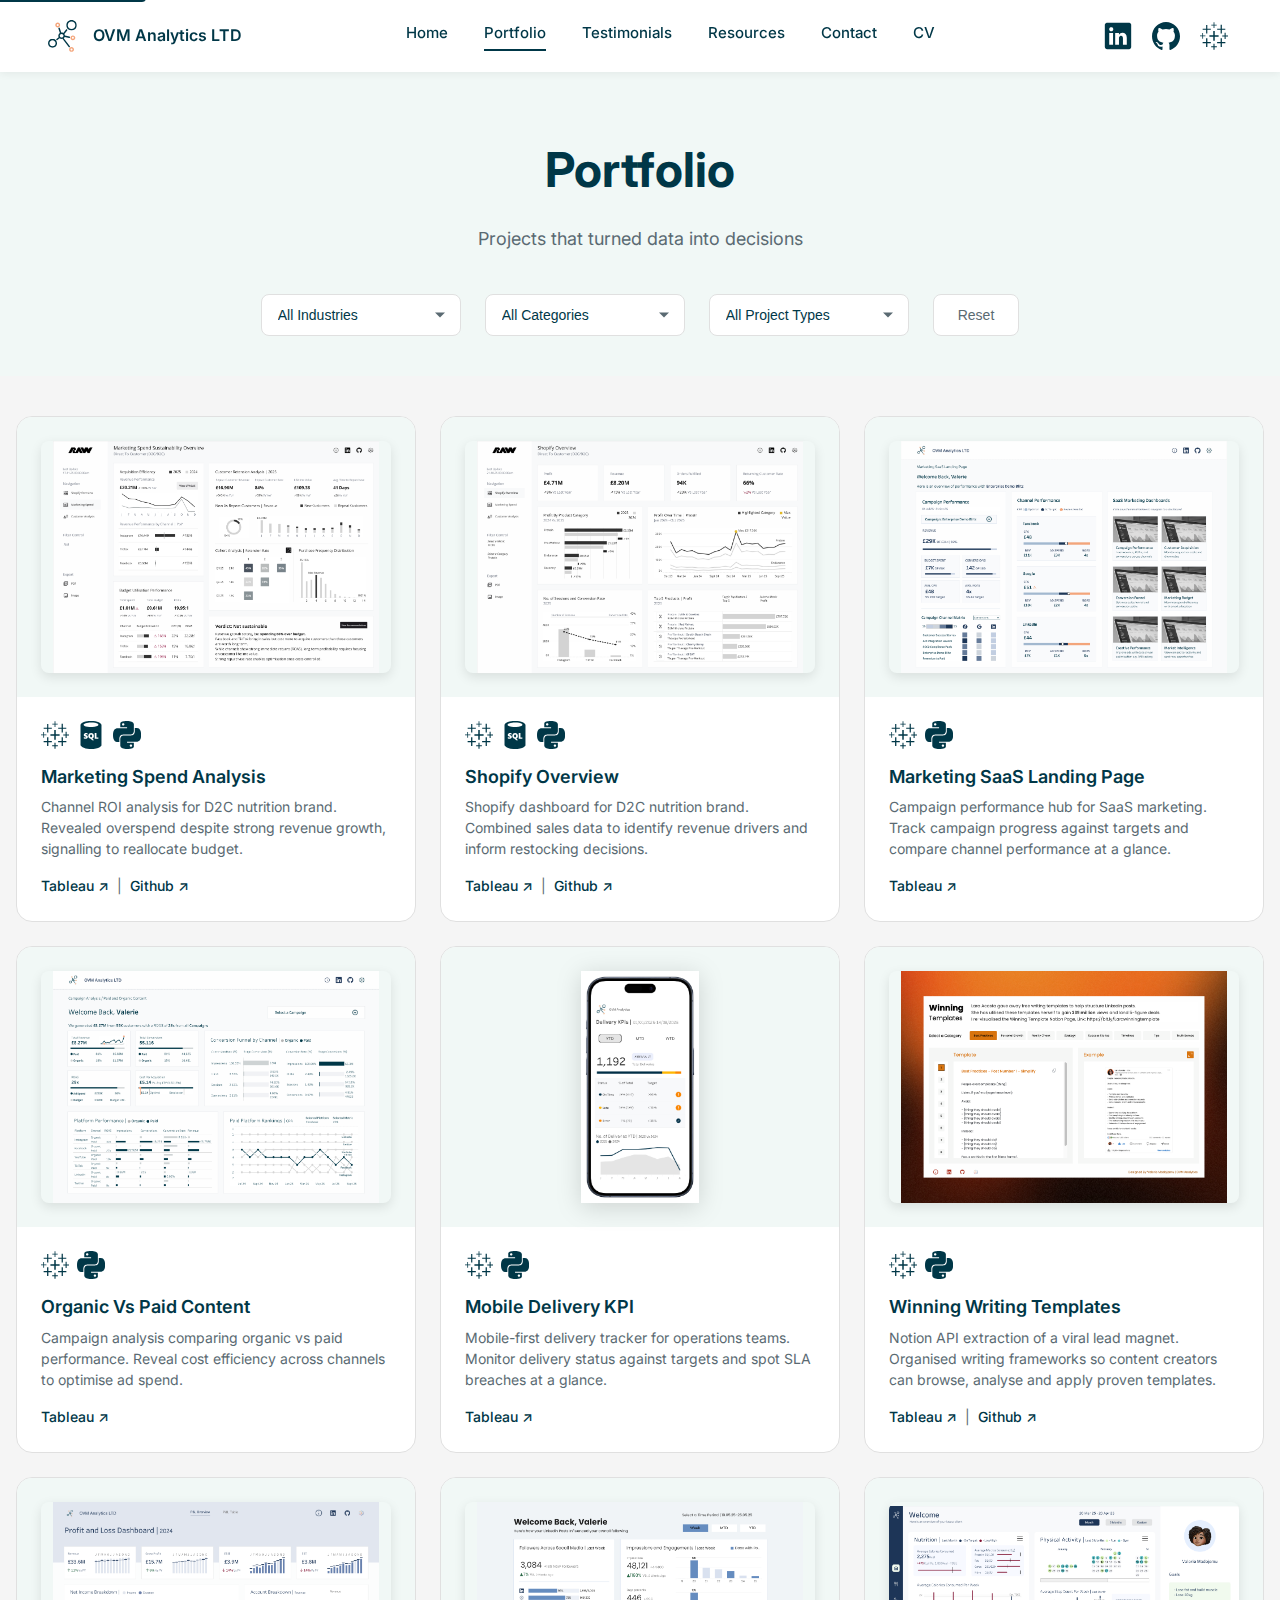
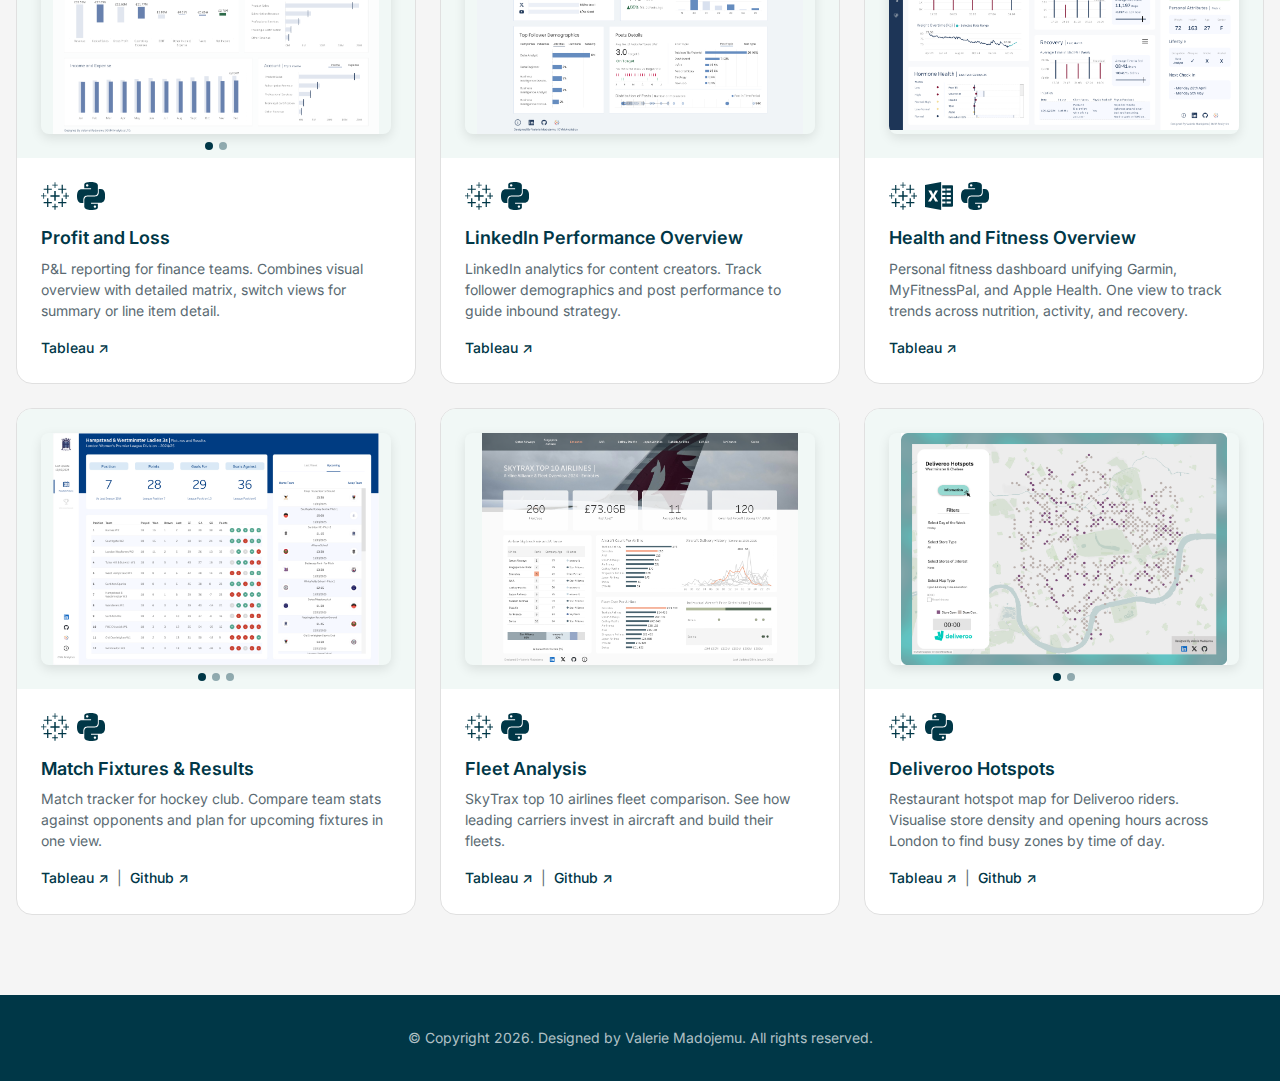
<file: portfolio.html>
<!DOCTYPE html>
<html lang="en">
<head>
    <!-- Google tag (gtag.js) - Dev -->
    <script async src="https://www.googletagmanager.com/gtag/js?id=G-F4G6LH6RDJ"></script>
    <script>
      window.dataLayer = window.dataLayer || [];
      function gtag(){dataLayer.push(arguments);}
      gtag('js', new Date());

      gtag('config', 'G-F4G6LH6RDJ');
    </script>

    <meta charset="UTF-8">
    <meta name="viewport" content="width=device-width, initial-scale=1.0">

    <!-- SEO: Title & Description -->
    <title>Valerie Madojemu - Freelance BI Consultant</title>
    <meta name="description" content="Data visualisation portfolio showcasing Tableau and Power BI dashboards for sports, finance, logistics, and e-commerce clients.">

    <!-- SEO: Open Graph (LinkedIn/Facebook) -->
    <meta property="og:title" content="Portfolio | Valerie Madojemu - Data Consultant">
    <meta property="og:description" content="Data visualisation portfolio showcasing Tableau and Power BI dashboards.">
    <meta property="og:image" content="assets/images/og-image.png">
    <meta property="og:type" content="website">

    <!-- SEO: Twitter Card -->
    <meta name="twitter:card" content="summary_large_image">
    <meta name="twitter:title" content="Portfolio | Valerie Madojemu">
    <meta name="twitter:description" content="Data visualisation portfolio showcasing Tableau and Power BI dashboards.">
    <meta name="twitter:image" content="assets/images/og-image.png">

    <!-- Favicon -->
    <link rel="icon" type="image/png" href="assets/brand/profile_preview.png">
    <link rel="apple-touch-icon" href="assets/brand/profile_preview.png">

    <!-- Fonts & Styles -->
    <link rel="preconnect" href="https://fonts.googleapis.com">
    <link rel="preconnect" href="https://fonts.gstatic.com" crossorigin>
    <link href="https://fonts.googleapis.com/css2?family=Inter:wght@400;500;600;700&display=swap" rel="stylesheet">
    <link rel="stylesheet" href="styles.css">
</head>
<body>
    <!-- Skip to main content (accessibility) -->
    <a href="#main" class="skip-link">Skip to content</a>

    <!-- Page Container -->
    <div class="page-container">

        <!-- NAVIGATION -->
        <nav class="nav">
            <div class="nav-container">
                <a href="index.html" class="nav-logo">
                    <img src="assets/brand/logo.svg" alt="OVM Analytics Logo" class="nav-logo-icon">
                    <span class="nav-logo-text">OVM Analytics LTD</span>
                </a>
                <!-- Hamburger button (hidden on desktop, shown on mobile) -->
                <button class="nav-hamburger" id="navHamburger" aria-label="Toggle menu" aria-expanded="false">
                    <span class="hamburger-line"></span>
                    <span class="hamburger-line"></span>
                    <span class="hamburger-line"></span>
                </button>
                <div class="nav-links">
                    <a href="index.html" class="nav-link">Home</a>
                    <a href="portfolio.html" class="nav-link active">Portfolio</a>
                    <a href="index.html#testimonials" class="nav-link">Testimonials</a>
                    <a href="resources.html" class="nav-link">Resources</a>
                    <a href="index.html#contact" class="nav-link">Contact</a>
                    <a href="assets/docs/cv.pdf" class="nav-link" target="_blank" rel="noopener noreferrer">CV</a>
                </div>
                <div class="nav-social">
                    <a href="https://www.linkedin.com/in/valeriemadojemu/" class="social-icon" target="_blank" rel="noopener noreferrer" aria-label="LinkedIn">
                        <img src="assets/icons/social/teal/linkedin.svg" alt="LinkedIn">
                    </a>
                    <a href="https://github.com/Mad4Viz" class="social-icon" target="_blank" rel="noopener noreferrer" aria-label="GitHub">
                        <img src="assets/icons/social/teal/github.svg" alt="GitHub">
                    </a>
                    <a href="https://public.tableau.com/app/profile/valerie.madojemu/vizzes" class="social-icon" target="_blank" rel="noopener noreferrer" aria-label="Tableau Public">
                        <img src="assets/icons/social/teal/tableau.svg" alt="Tableau Public">
                    </a>
                </div>
            </div>
        </nav>

        <!-- PAGE HEADER -->
        <section class="page-header" id="main">
            <h1 class="page-title">Portfolio</h1>
            <p class="page-subtitle">Projects that turned data into decisions</p>
        </section>

        <!-- FILTERS -->
        <section class="filters-section">
            <div class="filters-container">
                <div class="filter-group">
                    <select class="filter-select" id="industryFilter" onchange="filterProjects()">
                        <option value="all">All Industries</option>
                    </select>
                </div>
                <div class="filter-group">
                    <select class="filter-select" id="categoryFilter" onchange="filterProjects()">
                        <option value="all">All Categories</option>
                    </select>
                </div>
                <div class="filter-group">
                    <select class="filter-select" id="projectTypeFilter" onchange="filterProjects()">
                        <option value="all">All Project Types</option>
                    </select>
                </div>
                <button class="reset-btn" onclick="resetFilters()">Reset</button>
            </div>
        </section>

        <!-- PORTFOLIO GRID -->
        <section class="portfolio-grid-section">
            <div class="portfolio-grid" id="portfolioGrid">
                <!-- Projects loaded dynamically from data/portfolio.json -->
            </div>
        </section>

        <!-- FOOTER -->
        <footer class="footer">
            <div class="footer-container">
                <p class="footer-copyright"><span class="copyright-main">&copy; Copyright 2026. Designed by Valerie Madojemu.</span> <span class="copyright-rights">All rights reserved.</span></p>
            </div>
        </footer>

    </div>

    <!-- Lightbox Overlay -->
    <div class="lightbox-overlay" id="lightbox" onclick="closeLightbox()">
        <span class="lightbox-close">&times;</span>
        <div class="lightbox-content" onclick="event.stopPropagation()">
            Full-size dashboard preview
        </div>
    </div>

    <script>
        // =========================================
        // MOBILE NAVIGATION TOGGLE
        // =========================================
        const navHamburger = document.getElementById('navHamburger');
        const navElement = document.querySelector('.nav');

        navHamburger.addEventListener('click', function() {
            navHamburger.classList.toggle('active');
            navElement.classList.toggle('nav-open');
            const isExpanded = navHamburger.classList.contains('active');
            navHamburger.setAttribute('aria-expanded', isExpanded);
        });

        document.querySelectorAll('.nav-link').forEach(link => {
            link.addEventListener('click', function() {
                navHamburger.classList.remove('active');
                navElement.classList.remove('nav-open');
                navHamburger.setAttribute('aria-expanded', 'false');
            });
        });

        // =========================================
        // LOAD PORTFOLIO FROM JSON
        // =========================================

        function loadPortfolio() {
            fetch('data/portfolio.json')
                .then(response => response.json())
                .then(projects => renderPortfolio(projects))
                .catch(error => console.error('Error loading portfolio:', error));
        }

        function renderPortfolio(projects) {
            const grid = document.getElementById('portfolioGrid');
            grid.innerHTML = projects.map(project => createProjectCard(project)).join('');
            filterProjects(); // Initialize filters after render
        }

        function createProjectCard(project) {
            const isMultiImage = project.images.length > 1;

            // Build tools HTML
            const toolsHTML = project.tools.map(tool =>
                `<div class="portfolio-tool-icon"><img src="assets/icons/tools/teal/${tool}.svg" alt="${tool}"></div>`
            ).join('');

            // Build links HTML
            const linksHTML = Object.entries(project.links).map(([type, url], i, arr) => {
                const separator = i < arr.length - 1 ? '<span class="link-separator">|</span>' : '';
                const label = type.charAt(0).toUpperCase() + type.slice(1);
                return `<a href="${url}" target="_blank" rel="noopener noreferrer">${label} ↗</a>${separator}`;
            }).join('');

            // Build screenshot HTML (single vs multi-image)
            let screenshotHTML;
            if (isMultiImage) {
                screenshotHTML = `
                    <div class="carousel-images" data-images='${JSON.stringify(project.images)}'>
                        ${project.images.map((img, i) => `<img src="${img}" alt="${project.title}" class="${i === 0 ? 'active' : ''}">`).join('')}
                    </div>
                    <button class="carousel-arrow-left" onclick="event.stopPropagation(); carouselPrev(this)">&#8249;</button>
                    <button class="carousel-arrow-right" onclick="event.stopPropagation(); carouselNext(this)">&#8250;</button>
                    <div class="portfolio-dots">
                        ${project.images.map((_, i) => `<span class="portfolio-dot${i === 0 ? ' active' : ''}" data-index="${i}"></span>`).join('')}
                    </div>
                `;
            } else {
                screenshotHTML = `<img src="${project.images[0]}" alt="${project.title}">`;
            }

            return `
                <div class="portfolio-card" data-industry="${project.industry}" data-category="${project.category}" data-project-type="${project.projectType}">
                    <div class="portfolio-screenshot${project.isMobile ? ' mobile-screenshot' : ''}" onclick="openLightbox(this)">
                        ${screenshotHTML}
                        <span class="expand-icon">&#x2922;</span>
                    </div>
                    <div class="portfolio-card-content">
                        <div class="portfolio-tools">${toolsHTML}</div>
                        <h3 class="portfolio-card-title">${project.title}</h3>
                        <p class="portfolio-card-description">${project.description}</p>
                        <div class="portfolio-links">${linksHTML}</div>
                    </div>
                </div>
            `;
        }

        // =========================================
        // PORTFOLIO IMAGE CAROUSEL
        // =========================================

        // Event delegation for dynamically created dots
        document.getElementById('portfolioGrid').addEventListener('click', function(e) {
            if (e.target.classList.contains('portfolio-dot')) {
                e.stopPropagation();
                const container = e.target.closest('.portfolio-screenshot');
                const index = parseInt(e.target.dataset.index);
                switchCardImage(container, index);
            }
        });

        function switchCardImage(container, index) {
            const images = container.querySelectorAll('.carousel-images img');
            const dots = container.querySelectorAll('.portfolio-dot');

            images.forEach((img, i) => {
                img.classList.toggle('active', i === index);
            });
            dots.forEach((dot, i) => {
                dot.classList.toggle('active', i === index);
            });
        }

        // Arrow navigation for card carousel
        function carouselPrev(button) {
            const container = button.closest('.portfolio-screenshot');
            const images = container.querySelectorAll('.carousel-images img');
            const currentIndex = Array.from(images).findIndex(img => img.classList.contains('active'));
            const newIndex = currentIndex === 0 ? images.length - 1 : currentIndex - 1;
            switchCardImage(container, newIndex);
        }

        function carouselNext(button) {
            const container = button.closest('.portfolio-screenshot');
            const images = container.querySelectorAll('.carousel-images img');
            const currentIndex = Array.from(images).findIndex(img => img.classList.contains('active'));
            const newIndex = currentIndex === images.length - 1 ? 0 : currentIndex + 1;
            switchCardImage(container, newIndex);
        }

        // =========================================
        // MOBILE SWIPE GESTURES FOR MULTI-IMAGE CARDS
        // =========================================
        let touchStartX = 0;
        let touchEndX = 0;

        document.getElementById('portfolioGrid').addEventListener('touchstart', function(e) {
            const carouselImages = e.target.closest('.carousel-images');
            if (carouselImages) {
                touchStartX = e.changedTouches[0].screenX;
            }
        }, { passive: true });

        document.getElementById('portfolioGrid').addEventListener('touchend', function(e) {
            const carouselImages = e.target.closest('.carousel-images');
            if (carouselImages) {
                touchEndX = e.changedTouches[0].screenX;
                handleSwipe(carouselImages.closest('.portfolio-screenshot'));
            }
        }, { passive: true });

        function handleSwipe(container) {
            const swipeThreshold = 50;
            const diff = touchStartX - touchEndX;

            if (Math.abs(diff) > swipeThreshold) {
                const images = container.querySelectorAll('.carousel-images img');
                const currentIndex = Array.from(images).findIndex(img => img.classList.contains('active'));

                if (diff > 0) {
                    // Swipe left = next image
                    const newIndex = currentIndex === images.length - 1 ? 0 : currentIndex + 1;
                    switchCardImage(container, newIndex);
                } else {
                    // Swipe right = previous image
                    const newIndex = currentIndex === 0 ? images.length - 1 : currentIndex - 1;
                    switchCardImage(container, newIndex);
                }
            }
        }

        // =========================================
        // LIGHTBOX (with multi-image support)
        // =========================================
        let currentLightboxImages = [];
        let currentLightboxIndex = 0;

        function openLightbox(element) {
            const carouselImages = element.querySelector('.carousel-images');
            const lightboxContent = document.querySelector('.lightbox-content');

            if (carouselImages) {
                // Multi-image: get all images
                currentLightboxImages = JSON.parse(carouselImages.dataset.images);
                currentLightboxIndex = Array.from(carouselImages.querySelectorAll('img')).findIndex(img => img.classList.contains('active'));

                renderLightboxWithDots(lightboxContent);
            } else {
                // Single image
                const img = element.querySelector('img');
                currentLightboxImages = [img.src];
                currentLightboxIndex = 0;
                lightboxContent.innerHTML = `<img src="${img.src}" alt="${img.alt}">`;
            }

            document.getElementById('lightbox').classList.add('active');
            document.body.style.overflow = 'hidden';
        }

        function renderLightboxWithDots(lightboxContent) {
            const hasMultiple = currentLightboxImages.length > 1;

            const arrowsHTML = hasMultiple
                ? `<button class="lightbox-arrow-left" onclick="lightboxPrev()">&#8249;</button>
                   <button class="lightbox-arrow-right" onclick="lightboxNext()">&#8250;</button>`
                : '';

            const dotsHTML = hasMultiple
                ? `<div class="lightbox-dots">${currentLightboxImages.map((_, i) =>
                    `<span class="lightbox-dot${i === currentLightboxIndex ? ' active' : ''}" onclick="switchLightboxImage(${i})"></span>`
                  ).join('')}</div>`
                : '';

            lightboxContent.innerHTML = `
                ${arrowsHTML}
                <img src="${currentLightboxImages[currentLightboxIndex]}" alt="Portfolio image">
                ${dotsHTML}
            `;
        }

        function switchLightboxImage(index) {
            currentLightboxIndex = index;
            renderLightboxWithDots(document.querySelector('.lightbox-content'));
        }

        function lightboxPrev() {
            currentLightboxIndex = currentLightboxIndex === 0 ? currentLightboxImages.length - 1 : currentLightboxIndex - 1;
            renderLightboxWithDots(document.querySelector('.lightbox-content'));
        }

        function lightboxNext() {
            currentLightboxIndex = currentLightboxIndex === currentLightboxImages.length - 1 ? 0 : currentLightboxIndex + 1;
            renderLightboxWithDots(document.querySelector('.lightbox-content'));
        }

        function closeLightbox() {
            document.getElementById('lightbox').classList.remove('active');
            document.body.style.overflow = '';
        }

        document.addEventListener('keydown', function(e) {
            if (e.key === 'Escape') closeLightbox();
            // Arrow key navigation for lightbox
            if (document.getElementById('lightbox').classList.contains('active') && currentLightboxImages.length > 1) {
                if (e.key === 'ArrowLeft') lightboxPrev();
                if (e.key === 'ArrowRight') lightboxNext();
            }
        });

        // =========================================
        // FILTER FUNCTIONALITY (Cascading)
        // =========================================

        // Label mappings for display
        const labelMaps = {
            industry: {
                'e-commerce': 'E-Commerce',
                'digital-marketing': 'Digital Marketing',
                'logistics': 'Logistics',
                'finance': 'Finance',
                'sports': 'Sports',
                'aviation': 'Aviation'
            },
            category: {
                'visualisation': 'Data Visualisation'
            },
            projectType: {
                'business-dashboard': 'Business Dashboard',
                'makeover': 'Makeover'
            }
        };

        // Get all unique values from cards
        function getCardData() {
            const cards = document.querySelectorAll('.portfolio-card');
            return Array.from(cards).map(card => ({
                element: card,
                industry: card.dataset.industry,
                category: card.dataset.category,
                projectType: card.dataset.projectType
            }));
        }

        // Get filtered cards based on current selections
        function getFilteredCards(excludeFilter = null) {
            const industryFilter = document.getElementById('industryFilter').value;
            const categoryFilter = document.getElementById('categoryFilter').value;
            const projectTypeFilter = document.getElementById('projectTypeFilter').value;

            const allCards = getCardData();

            return allCards.filter(card => {
                const matchesIndustry = excludeFilter === 'industry' || industryFilter === 'all' || card.industry.split(' ').includes(industryFilter);
                const matchesCategory = excludeFilter === 'category' || categoryFilter === 'all' || card.category === categoryFilter;
                const matchesProjectType = excludeFilter === 'projectType' || projectTypeFilter === 'all' || card.projectType === projectTypeFilter;
                return matchesIndustry && matchesCategory && matchesProjectType;
            });
        }

        // Update dropdown options based on available data
        function updateDropdownOptions(selectId, availableValues, labelMap, currentValue) {
            const select = document.getElementById(selectId);
            const allOption = select.options[0]; // Keep "All X" option

            // Clear all options except first
            while (select.options.length > 1) {
                select.remove(1);
            }

            // Add available options
            const uniqueValues = [...new Set(availableValues)].sort();
            uniqueValues.forEach(value => {
                const option = document.createElement('option');
                option.value = value;
                option.textContent = labelMap[value] || value;
                select.appendChild(option);
            });

            // Restore selection if still valid
            if (currentValue !== 'all' && uniqueValues.includes(currentValue)) {
                select.value = currentValue;
            } else if (currentValue !== 'all') {
                select.value = 'all';
            }
        }

        // Update all filter dropdowns
        function updateFilterOptions() {
            const industryValue = document.getElementById('industryFilter').value;
            const categoryValue = document.getElementById('categoryFilter').value;
            const projectTypeValue = document.getElementById('projectTypeFilter').value;

            // Get cards that match other filters (excluding current filter)
            const cardsForIndustry = getFilteredCards('industry');
            const cardsForCategory = getFilteredCards('category');
            const cardsForProjectType = getFilteredCards('projectType');

            // Update each dropdown with available options
            // Split industry values to show each tag separately
            updateDropdownOptions(
                'industryFilter',
                cardsForIndustry.flatMap(c => c.industry.split(' ')),
                labelMaps.industry,
                industryValue
            );

            updateDropdownOptions(
                'categoryFilter',
                cardsForCategory.map(c => c.category),
                labelMaps.category,
                categoryValue
            );

            updateDropdownOptions(
                'projectTypeFilter',
                cardsForProjectType.map(c => c.projectType),
                labelMaps.projectType,
                projectTypeValue
            );
        }

        // Main filter function
        function filterProjects() {
            const industryFilter = document.getElementById('industryFilter').value;
            const categoryFilter = document.getElementById('categoryFilter').value;
            const projectTypeFilter = document.getElementById('projectTypeFilter').value;

            const cards = document.querySelectorAll('.portfolio-card');
            let visibleCount = 0;

            cards.forEach(card => {
                const industry = card.dataset.industry;
                const category = card.dataset.category;
                const projectType = card.dataset.projectType;

                const matchesIndustry = industryFilter === 'all' || industry.split(' ').includes(industryFilter);
                const matchesCategory = categoryFilter === 'all' || category === categoryFilter;
                const matchesProjectType = projectTypeFilter === 'all' || projectType === projectTypeFilter;

                if (matchesIndustry && matchesCategory && matchesProjectType) {
                    card.style.display = 'block';
                    visibleCount++;
                } else {
                    card.style.display = 'none';
                }
            });

            // Update dropdown options based on filtered results
            updateFilterOptions();

            // Show "no results" message if needed
            const grid = document.getElementById('portfolioGrid');
            let noResults = grid.querySelector('.no-results');

            if (visibleCount === 0) {
                if (!noResults) {
                    noResults = document.createElement('div');
                    noResults.className = 'no-results';
                    noResults.textContent = 'No projects match the selected filters.';
                    grid.appendChild(noResults);
                }
            } else if (noResults) {
                noResults.remove();
            }
        }

        // Reset all filters
        function resetFilters() {
            document.getElementById('industryFilter').value = 'all';
            document.getElementById('categoryFilter').value = 'all';
            document.getElementById('projectTypeFilter').value = 'all';
            filterProjects();
        }

        // Initialize portfolio on page load
        document.addEventListener('DOMContentLoaded', function() {
            loadPortfolio();
        });
    </script>
</body>
</html>
</file>
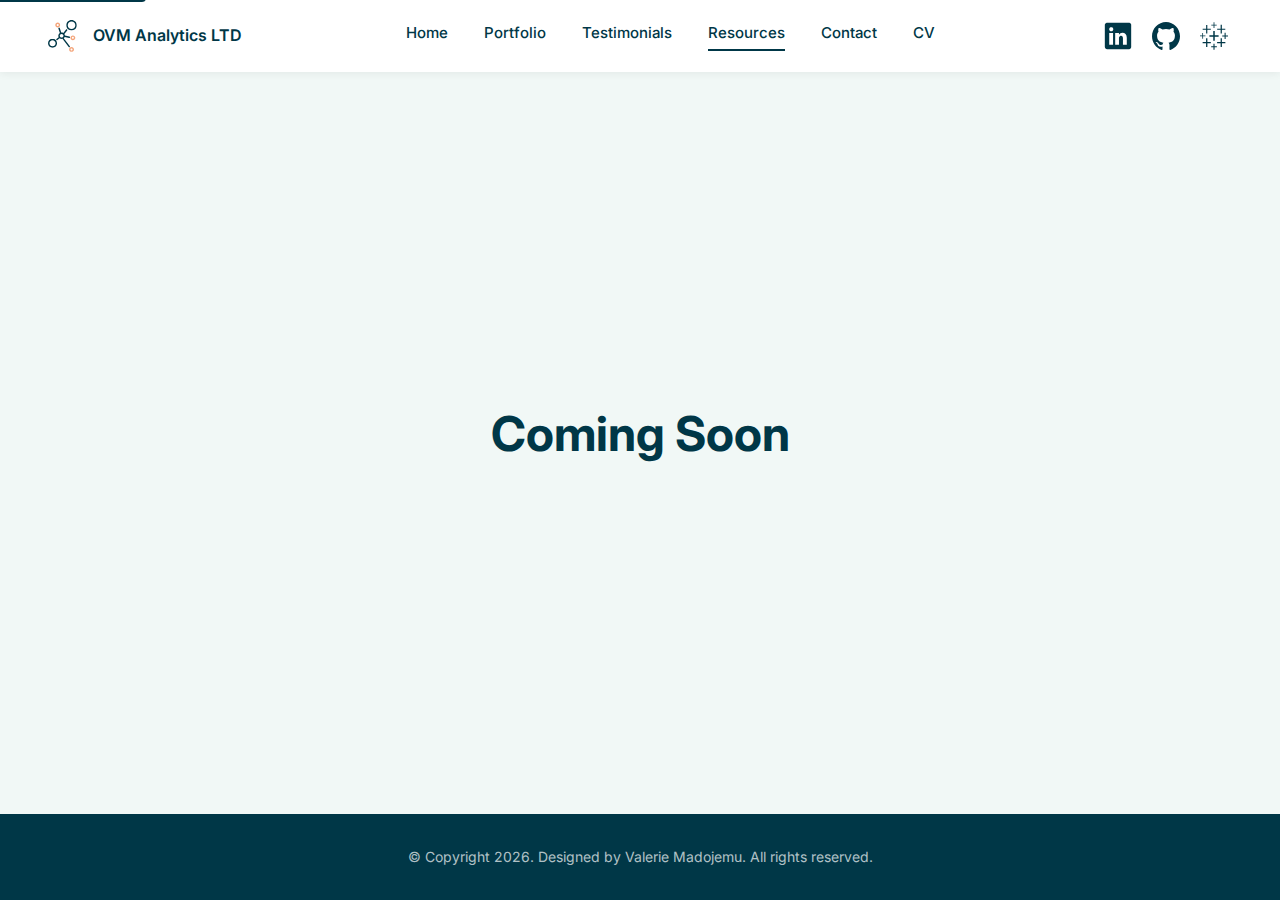
<file: resources.html>
<!DOCTYPE html>
<html lang="en">
<head>
    <!-- Google tag (gtag.js) - Dev -->
    <script async src="https://www.googletagmanager.com/gtag/js?id=G-F4G6LH6RDJ"></script>
    <script>
      window.dataLayer = window.dataLayer || [];
      function gtag(){dataLayer.push(arguments);}
      gtag('js', new Date());

      gtag('config', 'G-F4G6LH6RDJ');
    </script>

    <meta charset="UTF-8">
    <meta name="viewport" content="width=device-width, initial-scale=1.0">

    <!-- SEO: Title & Description -->
    <title>Valerie Madojemu - Freelance BI Consultant</title>
    <meta name="description" content="Free data analytics resources, templates, and guides from freelance data consultant Valerie Madojemu.">

    <!-- SEO: Open Graph (LinkedIn/Facebook) -->
    <meta property="og:title" content="Resources | Valerie Madojemu - Data Consultant">
    <meta property="og:description" content="Free data analytics resources, templates, and guides.">
    <meta property="og:image" content="assets/images/og-image.png">
    <meta property="og:type" content="website">

    <!-- SEO: Twitter Card -->
    <meta name="twitter:card" content="summary_large_image">
    <meta name="twitter:title" content="Resources | Valerie Madojemu">
    <meta name="twitter:description" content="Free data analytics resources, templates, and guides.">
    <meta name="twitter:image" content="assets/images/og-image.png">

    <!-- Favicon -->
    <link rel="icon" type="image/png" href="assets/brand/profile_preview.png">
    <link rel="apple-touch-icon" href="assets/brand/profile_preview.png">

    <!-- Fonts & Styles -->
    <link rel="preconnect" href="https://fonts.googleapis.com">
    <link rel="preconnect" href="https://fonts.gstatic.com" crossorigin>
    <link href="https://fonts.googleapis.com/css2?family=Inter:wght@400;500;600;700&display=swap" rel="stylesheet">
    <link rel="stylesheet" href="styles.css">
</head>
<body>
    <!-- Skip to main content (accessibility) -->
    <a href="#main" class="skip-link">Skip to content</a>

    <!-- Page Container -->
    <div class="page-container">

        <!-- NAVIGATION -->
        <nav class="nav">
            <div class="nav-container">
                <a href="index.html" class="nav-logo">
                    <img src="assets/brand/logo.svg" alt="OVM Analytics Logo" class="nav-logo-icon">
                    <span class="nav-logo-text">OVM Analytics LTD</span>
                </a>
                <!-- Hamburger button (hidden on desktop, shown on mobile) -->
                <button class="nav-hamburger" id="navHamburger" aria-label="Toggle menu" aria-expanded="false">
                    <span class="hamburger-line"></span>
                    <span class="hamburger-line"></span>
                    <span class="hamburger-line"></span>
                </button>
                <div class="nav-links">
                    <a href="index.html" class="nav-link">Home</a>
                    <a href="portfolio.html" class="nav-link">Portfolio</a>
                    <a href="index.html#testimonials" class="nav-link">Testimonials</a>
                    <a href="resources.html" class="nav-link active">Resources</a>
                    <a href="index.html#contact" class="nav-link">Contact</a>
                    <a href="assets/docs/cv.pdf" class="nav-link" target="_blank" rel="noopener noreferrer">CV</a>
                </div>
                <div class="nav-social">
                    <a href="https://www.linkedin.com/in/valeriemadojemu/" class="social-icon" target="_blank" rel="noopener noreferrer" aria-label="LinkedIn">
                        <img src="assets/icons/social/teal/linkedin.svg" alt="LinkedIn">
                    </a>
                    <a href="https://github.com/Mad4Viz" class="social-icon" target="_blank" rel="noopener noreferrer" aria-label="GitHub">
                        <img src="assets/icons/social/teal/github.svg" alt="GitHub">
                    </a>
                    <a href="https://public.tableau.com/app/profile/valerie.madojemu/vizzes" class="social-icon" target="_blank" rel="noopener noreferrer" aria-label="Tableau Public">
                        <img src="assets/icons/social/teal/tableau.svg" alt="Tableau Public">
                    </a>
                </div>
            </div>
        </nav>

        <!-- COMING SOON -->
        <section class="coming-soon-section" id="main">
            <h1 class="coming-soon-title">Coming Soon</h1>
        </section>

        <!-- FOOTER -->
        <footer class="footer">
            <div class="footer-container">
                <p class="footer-copyright"><span class="copyright-main">&copy; Copyright 2026. Designed by Valerie Madojemu.</span> <span class="copyright-rights">All rights reserved.</span></p>
            </div>
        </footer>

    </div>

    <script>
        // =========================================
        // MOBILE NAVIGATION TOGGLE
        // =========================================
        const navHamburger = document.getElementById('navHamburger');
        const navElement = document.querySelector('.nav');

        navHamburger.addEventListener('click', function() {
            navHamburger.classList.toggle('active');
            navElement.classList.toggle('nav-open');
            const isExpanded = navHamburger.classList.contains('active');
            navHamburger.setAttribute('aria-expanded', isExpanded);
        });

        document.querySelectorAll('.nav-link').forEach(link => {
            link.addEventListener('click', function() {
                navHamburger.classList.remove('active');
                navElement.classList.remove('nav-open');
                navHamburger.setAttribute('aria-expanded', 'false');
            });
        });
    </script>
</body>
</html>
</file>
<file: styles.css>
/* ===========================================
   CSS VARIABLES (Design System)
   =========================================== */
:root {
    --white: #FFFFFF;
    --white-smoke: #F5F5F5;
    --hero-mint: #F1F8F6;
    --frozen-water: #D1E7E0;
    --dark-teal: #003747;
    --dark-teal-hover: #1B4754;
    --text-primary: #003747;
    --text-muted: #5A6A72;
    --border-light: #E0E0E0;
}

/* ===========================================
   RESET & BASE
   =========================================== */
* {
    margin: 0;
    padding: 0;
    box-sizing: border-box;
}

body {
    font-family: 'Inter', -apple-system, BlinkMacSystemFont, sans-serif;
    background: var(--white-smoke);
    color: var(--text-primary);
    line-height: 1.6;
    min-height: 100vh;
}

/* ===========================================
   SKIP LINK (Accessibility)
   =========================================== */
.skip-link {
    position: absolute;
    top: -40px;
    left: 0;
    background: var(--dark-teal);
    color: var(--white);
    padding: 8px 16px;
    z-index: 10000;
    text-decoration: none;
    font-weight: 500;
    border-radius: 0 0 4px 0;
    transition: top 0.2s ease;
}

.skip-link:focus {
    top: 0;
    outline: 2px solid var(--white);
    outline-offset: 2px;
}

/* ===========================================
   DEV CONTROLS (Draggable Toggle Panel)
   HIDDEN - Change display to 'flex' to show again
   =========================================== */
.dev-controls {
    display: none; /* Change to 'flex' to show again */
    position: fixed;
    bottom: 12px;
    right: 12px;
    z-index: 9999;
    background: rgba(0,0,0,0.85);
    padding: 10px 14px;
    border-radius: 8px;
    gap: 16px;
    align-items: center;
    backdrop-filter: blur(10px);
    cursor: move;
    user-select: none;
}

.dev-controls:active {
    cursor: grabbing;
}

.dev-controls .drag-handle {
    color: rgba(255,255,255,0.3);
    font-size: 14px;
    margin-right: 4px;
    cursor: grab;
}

.dev-controls .control-group {
    display: flex;
    gap: 8px;
    align-items: center;
}

.dev-controls .control-label {
    color: rgba(255,255,255,0.6);
    font-size: 10px;
    text-transform: uppercase;
    letter-spacing: 1px;
}

.dev-btn {
    background: rgba(255,255,255,0.1);
    color: white;
    border: none;
    padding: 6px 12px;
    border-radius: 4px;
    font-size: 11px;
    cursor: pointer;
    transition: background 0.2s;
}

.dev-btn:hover {
    background: rgba(255,255,255,0.2);
}

.dev-btn.active {
    background: #7c3aed;
}

/* Hidden cards when in 3-card mode */
.portfolio-card.hidden-card {
    display: none !important;
}

/* Hidden testimonial cards when in 3-card mode */
.testimonial-card-full.hidden-card {
    display: none !important;
}

/* Center track when all cards fit */
.carousel-track.centered {
    justify-content: center;
}

/* ===========================================
   PAGE CONTAINER (Seamless - no visible edge)
   =========================================== */
.page-container {
    max-width: 1440px;
    width: 100%;
    margin: 0 auto;
    background: #ffffff;
    min-height: 100vh;
    display: flex;
    flex-direction: column;
    transition: max-width 0.3s ease;
}

.page-container.width-1200 {
    max-width: 1200px;
}

.page-container.width-1440 {
    max-width: 1440px;
}

/* ===========================================
   SECTION 1: NAVIGATION
   =========================================== */
.nav {
    position: sticky;
    top: 0;
    z-index: 1000;
    background: var(--white);
    height: 72px;
    display: flex;
    align-items: center;
    padding: 0 48px;
    box-shadow: 0 2px 8px rgba(0, 0, 0, 0.06);
}

.nav-container {
    width: 100%;
    display: flex;
    align-items: center;
    justify-content: space-between;
}

.nav-logo {
    display: flex;
    align-items: center;
    gap: 16px;
    text-decoration: none;
}

.nav-logo-icon {
    height: 32px;
    width: auto;
}

.nav-logo-text {
    font-size: 16px;
    font-weight: 600;
    color: var(--dark-teal);
}

.nav-links {
    display: flex;
    gap: 36px;
}

.nav-link {
    color: var(--text-primary);
    text-decoration: none;
    font-size: 15px;
    font-weight: 500;
    transition: color 0.2s;
}

.nav-link:hover {
    color: var(--dark-teal-hover);
}

.nav-link.active {
    color: var(--dark-teal);
    border-bottom: 2px solid var(--dark-teal);
    padding-bottom: 4px;
}

.nav-social {
    display: flex;
    gap: 12px;
}

.social-icon {
    width: 36px;
    height: 36px;
    background: transparent;
    border-radius: 8px;
    border: none;
    display: flex;
    align-items: center;
    justify-content: center;
    text-decoration: none;
    transition: opacity 0.2s;
}

.social-icon img {
    width: 28px;
    height: 28px;
    object-fit: contain;
}

.social-icon:hover {
    opacity: 0.7;
}

/* ===========================================
   SECTION 2: HERO (Flexible proportions)
   =========================================== */
.hero {
    padding: 16px 48px 64px;
    background: var(--hero-mint);
}

.hero-container {
    display: flex;
    gap: 48px;
    margin: 0 auto;
}

/* Hide mobile intro on desktop */
.hero-intro {
    display: none;
}

.hero-left {
    flex: 1;
    min-width: 380px;
    max-width: 550px;
    display: flex;
    flex-direction: column;
    justify-content: center;
}

.hero-right {
    flex: 1;
    display: flex;
    align-items: center;
    justify-content: flex-end;
}

.hero-trust-badge {
    font-size: 14px;
    font-weight: 600;
    color: var(--text-muted);
    margin-bottom: 16px;
    text-transform: uppercase;
    letter-spacing: 1px;
}

.hero-headline {
    font-size: 42px;
    font-weight: 700;
    line-height: 1.2;
    color: var(--text-primary);
    margin-bottom: 20px;
}

.hero-subheadline {
    font-size: 18px;
    line-height: 1.6;
    color: var(--text-muted);
    margin-bottom: 28px;
}

/* Toolstack */
.toolstack {
    display: flex;
    align-items: center;
    margin-bottom: 24px;
}

.toolstack-icons {
    display: flex;
    gap: 16px;
}

.tool-icon {
    width: 32px;
    height: 32px;
    background: transparent;
    border-radius: 6px;
    border: none;
    display: flex;
    align-items: center;
    justify-content: center;
}

.tool-icon img {
    width: 100%;
    height: 100%;
}

.cta-row {
    display: flex;
    gap: 12px;
    margin-bottom: 16px;
}

.cta-primary {
    display: inline-block;
    background: var(--dark-teal);
    color: var(--white);
    padding: 18px 40px;
    border-radius: 8px;
    font-size: 16px;
    font-weight: 700;
    text-decoration: none;
    transition: background 0.2s;
}

.cta-primary:hover {
    background: var(--dark-teal-hover);
}

.cta-secondary {
    display: inline-block;
    background: var(--white);
    border: 2px solid var(--dark-teal);
    color: var(--dark-teal);
    padding: 16px 38px;
    border-radius: 8px;
    font-size: 16px;
    font-weight: 700;
    text-decoration: none;
    transition: all 0.2s;
}

.cta-secondary:hover {
    background: var(--frozen-water);
}

.hero-fud {
    color: var(--text-muted);
    font-size: 14px;
    font-weight: 600;
}

.hero-image {
    flex: 1;
    max-width: 650px;
    aspect-ratio: 637 / 530;
    border-radius: 12px;
    overflow: hidden;
    transform: translateY(-50px);
}

.hero-image img {
    width: 100%;
    height: 100%;
    object-fit: cover;
    border-radius: 12px;
}

/* Social Proof Bar */
.social-proof-bar {
    padding: 48px 90px;
    text-align: center;
    background: var(--white);
}

.social-proof-label {
    color: var(--text-muted);
    font-size: 14px;
    font-weight: 600;
    text-transform: uppercase;
    letter-spacing: 1.5px;
    margin-bottom: 24px;
}

.logos-row {
    display: flex;
    align-items: center;
    justify-content: center;
    gap: 48px;
}

.logo-item {
    width: 200px;
    height: 80px;
    background: transparent;
    border-radius: 8px;
    border: none;
    display: flex;
    align-items: center;
    justify-content: center;
    color: var(--text-muted);
    font-size: 13px;
    font-weight: 500;
    padding: 12px;
}

.logo-item img {
    max-width: 100%;
    max-height: 100%;
    object-fit: contain;
}

/* Hide duplicate logos on desktop (only needed for mobile marquee) */
.logo-item.logo-duplicate {
    display: none;
}

/* Individual logo alignment fixes for consistent baseline */
.logo-item:nth-child(4) img {
    /* Viasat - wave graphic sits high, text below, needs significant upward shift */
    transform: translateY(-8px);
}

/* ===========================================
   SECTION 3: PAIN POINT + SERVICES
   =========================================== */
.pain-header {
    text-align: center;
    padding: 80px 90px 60px;
    background: var(--white-smoke);
}

.pain-headline {
    font-size: 40px;
    font-weight: 700;
    color: var(--text-primary);
    line-height: 1.3;
    margin-bottom: 20px;
    max-width: 700px;
    margin-left: auto;
    margin-right: auto;
}

.pain-subtext {
    font-size: 16px;
    color: var(--text-muted);
    max-width: 600px;
    margin: 0 auto 32px;
    line-height: 1.6;
}

.pain-cta {
    display: inline-block;
    background: var(--dark-teal);
    color: var(--white);
    padding: 16px 32px;
    border-radius: 8px;
    font-size: 15px;
    font-weight: 600;
    text-decoration: none;
    transition: background 0.2s;
}

.pain-cta:hover {
    background: var(--dark-teal-hover);
}

/* Service Blocks - Zig Zag */
.service-block {
    display: flex;
    gap: 60px;
    padding: 80px 90px;
    align-items: center;
}

.service-block.reverse {
    flex-direction: row-reverse;
}

.service-block-image {
    flex: 1;
    min-width: 45%;
}

.service-image-placeholder {
    width: 100%;
    height: 400px;
    background: var(--white-smoke);
    border-radius: 12px;
    display: flex;
    align-items: center;
    justify-content: center;
    color: var(--text-muted);
    font-size: 14px;
    font-weight: 500;
}

.service-image {
    width: 100%;
    height: auto;
    border-radius: 12px;
    object-fit: cover;
}

.service-block-content {
    flex: 1;
    min-width: 45%;
}

.service-label {
    font-size: 11px;
    font-weight: 600;
    color: var(--dark-teal);
    text-transform: uppercase;
    letter-spacing: 1.5px;
    margin-bottom: 12px;
}

.service-title {
    font-size: 32px;
    font-weight: 700;
    color: var(--text-primary);
    line-height: 1.3;
    margin-bottom: 16px;
}

.service-description {
    font-size: 16px;
    color: var(--text-muted);
    line-height: 1.6;
    margin-bottom: 24px;
}

.service-cta {
    display: inline-block;
    background: var(--dark-teal);
    color: var(--white);
    padding: 14px 28px;
    border-radius: 8px;
    font-size: 14px;
    font-weight: 600;
    text-decoration: none;
    margin-bottom: 32px;
    transition: background 0.2s;
}

.service-cta:hover {
    background: var(--dark-teal-hover);
}

/* Testimonial Card (embedded in service block) */
.testimonial-card {
    background: var(--white);
    border: 1px solid var(--border-light);
    border-radius: 12px;
    padding: 24px;
    box-shadow: 0 4px 16px rgba(0,55,71,0.12);
}

.testimonial-quote {
    font-size: 15px;
    color: var(--text-primary);
    line-height: 1.6;
    margin-bottom: 20px;
    font-style: italic;
}

.testimonial-author {
    display: flex;
    align-items: center;
    gap: 12px;
}

.testimonial-avatar {
    width: 48px;
    height: 48px;
    background: var(--frozen-water);
    border-radius: 50%;
    display: flex;
    align-items: center;
    justify-content: center;
    font-size: 11px;
    color: var(--dark-teal);
}

.testimonial-info {
    display: flex;
    flex-direction: column;
}

.testimonial-name {
    font-size: 14px;
    font-weight: 600;
    color: var(--text-primary);
}

.testimonial-role {
    font-size: 13px;
    color: var(--text-muted);
}

/* ===========================================
   SECTION 5: TESTIMONIALS CAROUSEL
   =========================================== */
.testimonials-section {
    padding: 48px 90px 80px;
    background: var(--white-smoke);
    display: flex;
    flex-direction: column;
    align-items: center;
    scroll-margin-top: 72px;
}

.testimonials-section .carousel-wrapper {
    margin-bottom: 0;
    margin-top: 80px;
}

.testimonials-section .testimonials-header {
    margin-bottom: 24px;
}

.testimonials-header {
    text-align: center;
    margin-bottom: 48px;
    width: 100%;
}

.testimonials-title {
    font-size: 44px;
    font-weight: 600;
    color: var(--text-primary);
    margin-bottom: 16px;
    line-height: 1.2;
}

.testimonials-subtitle {
    font-size: 18px;
    color: var(--text-muted);
    max-width: 600px;
    margin: 0 auto;
}

/* Testimonial Card */
.testimonial-card-full {
    flex: 0 0 350px;
    background: var(--white);
    border: 1px solid var(--border-light);
    border-radius: 16px;
    overflow: hidden;
    transition: box-shadow 0.2s, transform 0.2s;
}

.testimonial-card-full:hover {
    box-shadow: 0 4px 12px rgba(0,55,71,0.12);
    transform: translateY(-4px);
}

.testimonial-card-header {
    display: flex;
    align-items: center;
    justify-content: space-between;
    padding: 16px 20px;
    background: #E8F3EF;
}

.testimonial-card-header-left {
    display: flex;
    align-items: center;
    gap: 12px;
}

.testimonial-linkedin-icon {
    width: 24px;
    height: 24px;
    fill: var(--dark-teal);
    flex-shrink: 0;
}

.testimonial-card-avatar {
    width: 48px;
    height: 48px;
    background: var(--white);
    border-radius: 50%;
    display: flex;
    align-items: center;
    justify-content: center;
    font-size: 11px;
    color: var(--dark-teal);
    flex-shrink: 0;
    object-fit: cover;
}

.testimonial-card-info {
    display: flex;
    flex-direction: column;
}

.testimonial-card-name {
    font-size: 16px;
    font-weight: 600;
    color: var(--text-primary);
}

.testimonial-card-role {
    font-size: 14px;
    color: var(--text-muted);
}

.testimonial-card-body {
    padding: 24px 20px 28px;
}

.testimonial-card-quote {
    font-size: 15px;
    color: var(--text-primary);
    line-height: 1.6;
    margin-bottom: 16px;
    /* Truncate to ~5 lines */
    display: -webkit-box;
    -webkit-line-clamp: 5;
    -webkit-box-orient: vertical;
    overflow: hidden;
}

.testimonial-read-more {
    display: inline-flex;
    align-items: center;
    gap: 4px;
    color: var(--dark-teal);
    font-size: 14px;
    font-weight: 500;
    text-decoration: none;
    transition: color 0.2s;
}

.testimonial-read-more:hover {
    color: var(--dark-teal-hover);
    text-decoration: underline;
}

/* Testimonial Modal */
.testimonial-modal-overlay {
    display: none;
    position: fixed;
    top: 0;
    left: 0;
    width: 100%;
    height: 100%;
    background: rgba(0, 0, 0, 0.6);
    z-index: 1000;
    justify-content: center;
    align-items: center;
}

.testimonial-modal-overlay.active {
    display: flex;
}

.testimonial-modal {
    background: #fff;
    border-radius: 16px;
    max-width: 600px;
    width: 90%;
    max-height: 80vh;
    overflow-y: auto;
    position: relative;
}

.testimonial-modal-header {
    display: flex;
    align-items: center;
    justify-content: space-between;
    padding: 20px 24px;
    background: var(--frozen-water);
    border-radius: 16px 16px 0 0;
}

.testimonial-modal-close {
    background: none;
    border: none;
    font-size: 24px;
    cursor: pointer;
    color: var(--text-muted);
    padding: 0;
    line-height: 1;
}

.testimonial-modal-close:hover {
    color: var(--text-primary);
}

.testimonial-modal-body {
    padding: 24px;
}

.testimonial-modal-quote {
    font-size: 16px;
    color: var(--text-primary);
    line-height: 1.7;
}

/* ===========================================
   PLACEHOLDER SECTIONS
   =========================================== */
.section {
    padding: 80px 90px;
}

.section-container {
    max-width: 1200px;
    margin: 0 auto;
}

.section-grey {
    background: var(--white-smoke);
}

.section-header {
    text-align: center;
    margin-bottom: 48px;
}

.section-label {
    font-size: 12px;
    font-weight: 600;
    color: var(--dark-teal);
    text-transform: uppercase;
    letter-spacing: 2px;
    margin-bottom: 12px;
}

.section-title {
    font-size: 44px;
    font-weight: 600;
    color: var(--text-primary);
    margin-bottom: 16px;
    line-height: 1.2;
}

.section-subtitle {
    font-size: 18px;
    color: var(--text-muted);
    max-width: 600px;
    margin: 0 auto;
}

/* Placeholder content block */
.placeholder-block {
    background: var(--white-smoke);
    border-radius: 12px;
    padding: 80px;
    text-align: center;
}

.placeholder-block p {
    color: var(--text-muted);
    font-size: 15px;
}

/* Card grid */
.card-grid {
    display: grid;
    grid-template-columns: repeat(3, 1fr);
    gap: 24px;
}

.card {
    background: var(--white);
    border-radius: 12px;
    padding: 32px;
}

.card-image {
    width: 100%;
    height: 180px;
    background: var(--white-smoke);
    border-radius: 8px;
    margin-bottom: 20px;
}

.card-title {
    font-size: 18px;
    font-weight: 600;
    color: var(--text-primary);
    margin-bottom: 8px;
}

.card-text {
    font-size: 14px;
    color: var(--text-muted);
}

/* ===========================================
   SECTION 4: PORTFOLIO (yassinemahboub style)
   =========================================== */
.portfolio-section {
    padding: 80px 90px;
    background: var(--white-smoke);
}

.portfolio-header {
    text-align: center;
    margin-bottom: 48px;
}

.portfolio-label {
    font-size: 12px;
    font-weight: 600;
    color: var(--dark-teal);
    text-transform: uppercase;
    letter-spacing: 2px;
    margin-bottom: 12px;
}

.portfolio-title {
    font-size: 44px;
    font-weight: 600;
    color: var(--text-primary);
    margin-bottom: 16px;
    line-height: 1.2;
}

.portfolio-subtitle {
    font-size: 18px;
    color: var(--text-muted);
    max-width: 600px;
    margin: 0 auto;
}

/* Netflix-style carousel wrapper */
.carousel-wrapper {
    position: relative;
    margin-bottom: 48px;
    margin-left: -20px;   /* Extend left for shadow */
    margin-right: -20px;  /* Extend right for shadow */
    padding: 20px;        /* Space for shadow */
    overflow: hidden;
    width: calc(100% + 40px);  /* Full width + shadow space */
}

.carousel-track {
    display: flex;
    gap: 24px;
    transition: transform 0.4s ease;
    scroll-behavior: smooth;
}

.portfolio-card {
    /* Fixed card width for carousel */
    flex: 0 0 400px;
    width: 400px;
    min-width: 400px;
    max-width: 400px;
    background: var(--white);
    border: 1px solid var(--border-light);
    border-radius: 16px;
    overflow: hidden;
    transition: box-shadow 0.2s, transform 0.2s;
    /* Equal height cards in carousel */
    display: flex;
    flex-direction: column;
}

.portfolio-card:hover {
    box-shadow: 0 4px 12px rgba(0,55,71,0.12);
    transform: translateY(-4px);
}

/* Arrow navigation buttons - circular icons */
.carousel-arrow {
    position: absolute;
    top: 50%;
    transform: translateY(-50%);
    width: 48px;
    height: 48px;
    border-radius: 50%;
    background: var(--white);
    border: 1px solid var(--border-light);
    box-shadow: 0 2px 8px rgba(0,55,71,0.08);
    display: flex;
    align-items: center;
    justify-content: center;
    font-size: 24px;
    color: var(--text-muted);
    cursor: pointer;
    z-index: 20;
    transition: all 0.2s;
    text-decoration: none;
}

.carousel-arrow:hover {
    background: var(--dark-teal);
    color: var(--white);
    border-color: var(--dark-teal);
}

.carousel-arrow.left {
    left: 12px;
}

.carousel-arrow.right {
    right: 12px;
}

.carousel-arrow.hidden {
    opacity: 0;
    pointer-events: none;
}

.portfolio-screenshot {
    width: 100%;
    height: 280px;
    padding: 24px;
    background: var(--hero-mint);
    display: flex;
    align-items: center;
    justify-content: center;
    position: relative;
    cursor: pointer;
}

.portfolio-screenshot img {
    width: 100%;
    height: 100%;
    object-fit: contain;
    object-position: center;
    border-radius: 8px;
    box-shadow: 0 4px 12px rgba(0, 0, 0, 0.1);
}

.portfolio-screenshot.mobile-screenshot img {
    object-fit: contain;
    object-position: center;
    border-radius: 0;
    box-shadow: none;
    filter: drop-shadow(0 4px 12px rgba(0, 0, 0, 0.15));
}

/* Multi-image carousel for portfolio cards */
.portfolio-screenshot .carousel-images {
    position: relative;
    width: 100%;
    height: 100%;
}

.portfolio-screenshot .carousel-images img {
    position: absolute;
    top: 0;
    left: 0;
    opacity: 0;
    transition: opacity 0.3s ease;
}

.portfolio-screenshot .carousel-images img.active {
    opacity: 1;
}

.portfolio-dots {
    position: absolute;
    bottom: 8px;
    left: 50%;
    transform: translateX(-50%);
    display: flex;
    gap: 6px;
    z-index: 2;
}

.portfolio-dot {
    width: 8px;
    height: 8px;
    border-radius: 50%;
    background: rgba(0,55,71,0.4);
    cursor: pointer;
    transition: background 0.2s ease;
}

.portfolio-dot.active {
    background: var(--dark-teal);
}

.portfolio-dot:hover {
    background: var(--dark-teal-hover);
}

/* Carousel hover arrows for cards */
.carousel-arrow-left,
.carousel-arrow-right {
    position: absolute;
    top: 50%;
    transform: translateY(-50%);
    width: 36px;
    height: 36px;
    background: var(--dark-teal);
    border: none;
    border-radius: 50%;
    display: flex;
    align-items: center;
    justify-content: center;
    font-size: 20px;
    color: white;
    cursor: pointer;
    opacity: 0;
    transition: opacity 0.2s ease, background 0.2s ease;
    z-index: 3;
}

.carousel-arrow-left {
    left: 12px;
}

.carousel-arrow-right {
    right: 12px;
}

.portfolio-screenshot:hover .carousel-arrow-left,
.portfolio-screenshot:hover .carousel-arrow-right {
    opacity: 1;
}

.carousel-arrow-left:hover,
.carousel-arrow-right:hover {
    background: var(--dark-teal-hover);
}

/* Lightbox arrows (white for dark backdrop) */
.lightbox-arrow-left,
.lightbox-arrow-right {
    position: absolute;
    top: 50%;
    transform: translateY(-50%);
    width: 48px;
    height: 48px;
    background: rgba(255,255,255,0.9);
    border: none;
    border-radius: 50%;
    display: flex;
    align-items: center;
    justify-content: center;
    font-size: 28px;
    color: var(--dark-teal);
    cursor: pointer;
    transition: background 0.2s ease;
    z-index: 10;
}

.lightbox-arrow-left {
    left: -70px;
}

.lightbox-arrow-right {
    right: -70px;
}

.lightbox-arrow-left:hover,
.lightbox-arrow-right:hover {
    background: white;
}

/* Lightbox dots (white for dark backdrop) */
.lightbox-dots {
    position: absolute;
    bottom: -50px;
    left: 50%;
    transform: translateX(-50%);
    display: flex;
    gap: 12px;
}

.lightbox-dot {
    width: 14px;
    height: 14px;
    border-radius: 50%;
    background: rgba(255,255,255,0.5);
    cursor: pointer;
    transition: background 0.2s ease;
}

.lightbox-dot.active {
    background: white;
}

.lightbox-dot:hover {
    background: rgba(255,255,255,0.8);
}

.expand-icon {
    position: absolute;
    top: 12px;
    right: 12px;
    width: 32px;
    height: 32px;
    background: var(--dark-teal);
    border-radius: 6px;
    display: flex;
    align-items: center;
    justify-content: center;
    font-size: 16px;
    color: white;
    opacity: 0;
    transition: opacity 0.2s;
    pointer-events: none;
}

.portfolio-screenshot:hover .expand-icon {
    opacity: 1;
}

.portfolio-card-content {
    padding: 24px;
    /* Grow to fill available space for equal height cards */
    flex: 1;
    display: flex;
    flex-direction: column;
}

.portfolio-tools {
    display: flex;
    gap: 8px;
    margin-bottom: 16px;
}

.portfolio-tool-icon {
    width: 28px;
    height: 28px;
    display: flex;
    align-items: center;
    justify-content: center;
}

.portfolio-tool-icon img {
    width: 100%;
    height: 100%;
}

.portfolio-card-title {
    font-size: 18px;
    font-weight: 600;
    color: var(--text-primary);
    margin-bottom: 8px;
    line-height: 1.3;
}

.portfolio-card-description {
    font-size: 14px;
    color: var(--text-muted);
    line-height: 1.5;
    margin-bottom: 16px;
}

.portfolio-links {
    display: flex;
    flex-direction: row;
    gap: 8px;
    align-items: center;
    /* Push links to bottom for equal height cards */
    margin-top: auto;
}

.portfolio-links a {
    color: var(--dark-teal);
    text-decoration: none;
    font-weight: 500;
    font-size: 14px;
    transition: color 0.2s;
}

.portfolio-links a:hover {
    color: var(--dark-teal-hover);
    text-decoration: underline;
}

.link-separator {
    color: var(--text-muted);
    font-size: 14px;
}

.portfolio-link-btn {
    display: inline-flex;
    align-items: center;
    gap: 6px;
    background: var(--dark-teal);
    color: var(--white);
    font-size: 13px;
    font-weight: 600;
    text-decoration: none;
    padding: 10px 16px;
    border-radius: 6px;
    transition: background 0.2s;
}

.portfolio-link-btn:hover {
    background: var(--dark-teal-hover);
}

.portfolio-link-btn.secondary {
    background: var(--white);
    color: var(--dark-teal);
    border: 1px solid var(--dark-teal);
}

.portfolio-link-btn.secondary:hover {
    background: var(--frozen-water);
}

.portfolio-link-arrow {
    font-size: 14px;
}

/* Lightbox for screenshot enlargement */
.lightbox-overlay {
    display: none;
    position: fixed;
    top: 0;
    left: 0;
    width: 100%;
    height: 100%;
    background: rgba(0,0,0,0.85);
    z-index: 10000;
    justify-content: center;
    align-items: center;
    cursor: pointer;
}

.lightbox-overlay.active {
    display: flex;
}

.lightbox-content {
    position: relative;
    max-width: 90%;
    max-height: 90%;
    background: var(--white);
    border-radius: 12px;
    padding: 20px;
    display: flex;
    align-items: center;
    justify-content: center;
    color: var(--text-muted);
    font-size: 18px;
}

.lightbox-content img {
    max-width: 100%;
    max-height: 85vh;
    border-radius: 8px;
}

.lightbox-close {
    position: absolute;
    top: 20px;
    right: 30px;
    color: white;
    font-size: 32px;
    font-weight: 300;
    cursor: pointer;
}

.portfolio-cta-wrapper {
    text-align: center;
}

.portfolio-cta {
    display: inline-block;
    background: var(--dark-teal);
    color: var(--white);
    padding: 16px 32px;
    border-radius: 8px;
    font-size: 15px;
    font-weight: 600;
    text-decoration: none;
    transition: background 0.2s;
}

.portfolio-cta:hover {
    background: var(--dark-teal-hover);
}

/* ===========================================
   SECTION 6: FINAL CTA
   =========================================== */
.final-cta-section {
    padding: 80px 48px;
    background: var(--white-smoke);
}

.final-cta-header {
    text-align: center;
    margin-bottom: 48px;
}

.final-cta-title {
    font-size: 44px;
    font-weight: 600;
    color: var(--text-primary);
    margin-bottom: 12px;
}

.final-cta-subtitle {
    font-size: 18px;
    color: var(--text-muted);
}

.final-cta-container {
    display: flex;
    gap: 60px;
    align-items: center;
    justify-content: space-between;
    max-width: 1200px;
    margin: 0 auto;
}

.final-cta-content {
    flex: 1;
    max-width: 550px;
}

.final-cta-badge {
    font-size: 14px;
    font-weight: 600;
    color: #CF5F28;
    text-transform: uppercase;
    letter-spacing: 1px;
    margin-bottom: 16px;
}

.final-cta-headline {
    font-size: 40px;
    font-weight: 700;
    color: var(--text-primary);
    line-height: 1.2;
    margin-bottom: 16px;
}

.final-cta-body {
    font-size: 16px;
    color: var(--text-muted);
    line-height: 1.6;
    margin-bottom: 24px;
}

.value-checklist {
    margin-bottom: 28px;
}

.value-checklist-item {
    display: flex;
    align-items: center;
    gap: 12px;
    margin-bottom: 12px;
}

.check-icon {
    width: 24px;
    height: 24px;
    background: #CF5F28;
    border-radius: 50%;
    display: flex;
    align-items: center;
    justify-content: center;
    flex-shrink: 0;
}

.check-icon::after {
    content: '';
    width: 8px;
    height: 5px;
    border-left: 2px solid var(--white);
    border-bottom: 2px solid var(--white);
    transform: rotate(-45deg);
    margin-bottom: 2px;
}

.value-checklist-item p {
    font-size: 15px;
    color: var(--text-primary);
    font-weight: 500;
}

.final-cta-buttons {
    display: flex;
    gap: 12px;
    margin-bottom: 16px;
}

.final-cta-fud {
    color: var(--text-muted);
    font-size: 14px;
    font-weight: 500;
}

.contact-form-wrapper {
    flex: 1;
    min-width: 400px;
    max-width: 520px;
    background: var(--white);
    border-radius: 12px;
    padding: 32px;
    box-shadow: 0 2px 12px rgba(0,55,71,0.08);
}

.contact-form-title {
    font-size: 20px;
    font-weight: 600;
    color: var(--text-primary);
    margin-bottom: 24px;
}

.contact-form {
    display: flex;
    flex-direction: column;
    gap: 20px;
}

.form-group {
    display: flex;
    flex-direction: column;
    gap: 6px;
}

.form-group label {
    font-size: 14px;
    font-weight: 500;
    color: var(--text-primary);
}

.form-group input,
.form-group textarea {
    padding: 14px 16px;
    border: 1px solid var(--border-light);
    border-radius: 8px;
    font-size: 15px;
    font-family: inherit;
    transition: border-color 0.2s, box-shadow 0.2s;
}

.form-group input:focus,
.form-group textarea:focus {
    outline: none;
    border-color: var(--dark-teal);
    box-shadow: 0 0 0 3px rgba(0, 55, 71, 0.1);
}

.form-group textarea {
    min-height: 120px;
    resize: vertical;
}

.form-submit {
    background: var(--dark-teal);
    color: var(--white);
    border: none;
    padding: 16px 32px;
    border-radius: 8px;
    font-size: 16px;
    font-weight: 600;
    cursor: pointer;
    transition: background 0.2s;
    margin-top: 8px;
}

.form-submit:hover {
    background: var(--dark-teal-hover);
}

.form-submit:disabled {
    background: var(--text-secondary);
    cursor: not-allowed;
}

.h-captcha {
    margin: 16px 0;
}

.form-result {
    margin-top: 16px;
    padding: 12px;
    border-radius: 6px;
    font-size: 14px;
    text-align: center;
}

.form-result:empty {
    display: none;
}

.form-result.success {
    background: #d4edda;
    color: #155724;
    border: 1px solid #c3e6cb;
}

.form-result.error {
    background: #f8d7da;
    color: #721c24;
    border: 1px solid #f5c6cb;
}

/* Connect Section */
.connect-section {
    text-align: center;
    margin-top: 48px;
    padding-top: 48px;
    border-top: 1px solid var(--border-light);
}

.connect-title {
    font-size: 24px;
    font-weight: 600;
    color: var(--text-primary);
    margin-bottom: 24px;
}

.connect-icons {
    display: flex;
    justify-content: center;
    gap: 16px;
}

.connect-icon {
    width: 56px;
    height: 56px;
    background: var(--white);
    border: 1px solid var(--border-light);
    border-radius: 12px;
    display: flex;
    align-items: center;
    justify-content: center;
    font-size: 14px;
    font-weight: 600;
    color: var(--text-muted);
    text-decoration: none;
    transition: all 0.2s;
}

.connect-icon:hover {
    border-color: var(--dark-teal);
    color: var(--dark-teal);
}

.connect-icon.upwork {
    width: auto;
    padding: 0 20px;
    gap: 8px;
}

/* Calendly Popup Modal */
.calendly-modal-overlay {
    display: none;
    position: fixed;
    top: 0;
    left: 0;
    width: 100%;
    height: 100%;
    background: rgba(0, 0, 0, 0.7);
    z-index: 10000;
    justify-content: center;
    align-items: center;
}

.calendly-modal-overlay.active {
    display: flex;
}

.calendly-modal {
    background: #fff;
    border-radius: 16px;
    width: 1000px;
    max-width: 95vw;
    height: 700px;
    max-height: 90vh;
    position: relative;
    overflow: hidden;
}

.calendly-modal .calendly-inline-widget {
    width: 100%;
    height: 100%;
}

.calendly-modal-close {
    position: absolute;
    top: 8px;
    right: 8px;
    background: rgba(0,0,0,0.1);
    border: none;
    width: 32px;
    height: 32px;
    border-radius: 50%;
    font-size: 18px;
    cursor: pointer;
    color: #666;
    z-index: 10;
    display: flex;
    align-items: center;
    justify-content: center;
}

.calendly-modal-close:hover {
    background: rgba(0,0,0,0.15);
    color: #333;
}

/* ===========================================
   FOOTER
   =========================================== */
.footer {
    background: var(--dark-teal);
    padding: 32px 90px;
}

.footer-container {
    max-width: 1200px;
    margin: 0 auto;
    text-align: center;
}

.footer-copyright {
    color: rgba(255, 255, 255, 0.7);
    font-size: 14px;
}

.footer-text {
    font-size: 14px;
    color: rgba(255, 255, 255, 0.7);
}

/* ===========================================
   PORTFOLIO PAGE SPECIFIC
   =========================================== */
.page-header {
    text-align: center;
    padding: 60px 48px 40px;
    background: var(--hero-mint);
}

.page-title {
    font-size: 48px;
    font-weight: 700;
    color: var(--text-primary);
    margin-bottom: 16px;
}

.page-subtitle {
    font-size: 18px;
    color: var(--text-muted);
    max-width: 600px;
    margin: 0 auto;
}

/* Filters */
.filters-section {
    padding: 0 48px 40px;
    background: var(--hero-mint);
}

.filters-container {
    display: flex;
    gap: 24px;
    justify-content: center;
    flex-wrap: wrap;
}

.filter-group {
    position: relative;
}

.filter-select {
    appearance: none;
    background: var(--white);
    border: 1px solid var(--border-light);
    border-radius: 8px;
    padding: 12px 40px 12px 16px;
    font-size: 14px;
    font-weight: 500;
    color: var(--text-primary);
    cursor: pointer;
    min-width: 200px;
    transition: border-color 0.2s, box-shadow 0.2s;
}

.filter-select:hover {
    border-color: var(--dark-teal);
}

.filter-select:focus {
    outline: none;
    border-color: var(--dark-teal);
    box-shadow: 0 0 0 3px rgba(0, 55, 71, 0.1);
}

.filter-group::after {
    content: '';
    position: absolute;
    right: 16px;
    top: 50%;
    transform: translateY(-50%);
    width: 0;
    height: 0;
    border-left: 5px solid transparent;
    border-right: 5px solid transparent;
    border-top: 5px solid var(--text-muted);
    pointer-events: none;
}

.reset-btn {
    background: var(--white);
    border: 1px solid var(--border-light);
    border-radius: 8px;
    padding: 12px 24px;
    font-size: 14px;
    font-weight: 500;
    color: var(--text-muted);
    cursor: pointer;
    transition: all 0.2s;
}

.reset-btn:hover {
    border-color: var(--dark-teal);
    color: var(--dark-teal);
}

/* Portfolio Grid */
.portfolio-grid-section {
    padding: 40px 48px 80px;
    background: var(--white-smoke);
}

.portfolio-grid {
    display: grid;
    grid-template-columns: repeat(3, 400px);
    gap: 24px;
    justify-content: center;
    margin: 0 auto;
}

/* Responsive: 2 cards per row at 1200px and below */
@media (max-width: 1200px) {
    .portfolio-grid {
        grid-template-columns: repeat(2, 400px);
    }
}

/* No Results Message */
.no-results {
    grid-column: 1 / -1;
    text-align: center;
    padding: 60px 20px;
    color: var(--text-muted);
    font-size: 16px;
}

/* ===========================================
   RESOURCES PAGE SPECIFIC
   =========================================== */
.coming-soon-section {
    flex: 1;
    display: flex;
    flex-direction: column;
    align-items: center;
    justify-content: center;
    padding: 80px 48px;
    text-align: center;
    min-height: calc(100vh - 200px);
    background: var(--hero-mint);
}

.coming-soon-title {
    font-size: 48px;
    font-weight: 700;
    color: var(--text-primary);
    margin-bottom: 16px;
}

.coming-soon-text {
    font-size: 18px;
    color: var(--text-muted);
    max-width: 480px;
}

/* ===========================================
   RESPONSIVE: MOBILE NAVIGATION
   =========================================== */

/* Hamburger button - hidden on desktop */
.nav-hamburger {
    display: none;
    flex-direction: column;
    justify-content: center;
    gap: 5px;
    width: 44px;
    height: 44px;
    padding: 10px;
    background: transparent;
    border: none;
    cursor: pointer;
    z-index: 1001;
}

.hamburger-line {
    display: block;
    width: 24px;
    height: 2px;
    background-color: var(--dark-teal);
    border-radius: 2px;
    transition: transform 0.3s ease, opacity 0.3s ease;
}

/* Hamburger animation when menu is open */
.nav-hamburger.active .hamburger-line:nth-child(1) {
    transform: translateY(7px) rotate(45deg);
}

.nav-hamburger.active .hamburger-line:nth-child(2) {
    opacity: 0;
}

.nav-hamburger.active .hamburger-line:nth-child(3) {
    transform: translateY(-7px) rotate(-45deg);
}

/* ===========================================
   RESPONSIVE: TABLET (max-width: 1024px)
   =========================================== */
@media (max-width: 1024px) {
    .nav {
        padding: 0 24px;
    }

    .nav-links {
        gap: 24px;
    }
}

/* ===========================================
   RESPONSIVE: MOBILE (max-width: 767px)
   =========================================== */
@media (max-width: 767px) {
    /* Show hamburger on mobile */
    .nav-hamburger {
        display: flex;
    }

    /* Nav adjustments - fixed at top on mobile */
    .nav {
        padding: 0 20px;
        height: 64px;
        position: fixed;
        top: 0;
        left: 0;
        right: 0;
        z-index: 1000;
        background: var(--white);
    }

    /* Add padding to body/container to account for fixed nav */
    .page-container {
        padding-top: 64px;
    }

    /* Keep logo text visible but smaller on mobile */
    .nav-logo-text {
        font-size: 14px;
    }

    /* Hide nav-links and nav-social by default on mobile */
    .nav-links,
    .nav-social {
        display: none;
    }

    /* When nav has .nav-open class, show as dropdown */
    .nav.nav-open .nav-links {
        display: flex;
        flex-direction: column;
        position: absolute;
        top: 64px;
        left: 0;
        right: 0;
        background: var(--white);
        padding: 16px 20px;
        box-shadow: 0 4px 12px rgba(0, 0, 0, 0.1);
        gap: 0;
        z-index: 1000;
    }

    .nav.nav-open .nav-social {
        display: flex;
        position: absolute;
        top: calc(64px + 6 * 58px + 32px); /* nav height + 6 links (58px each) + padding */
        left: 0;
        right: 0;
        background: var(--white);
        padding: 16px 20px 24px;
        justify-content: center;
        gap: 24px;
        box-shadow: 0 4px 12px rgba(0, 0, 0, 0.1);
        z-index: 1000;
    }

    /* Stack nav links vertically */
    .nav.nav-open .nav-link {
        display: block;
        padding: 16px 0;
        border-bottom: 1px solid var(--border-light, #eee);
        font-size: 16px;
    }

    .nav.nav-open .nav-link.active {
        border-bottom: 1px solid var(--border-light, #eee);
        padding-bottom: 16px;
    }

    /* ---- HERO SECTION: Mobile layout ---- */
    .hero {
        padding: 24px 20px;
    }

    .hero-container {
        display: flex;
        flex-direction: column;
        gap: 16px;
    }

    /* Hide desktop elements on mobile */
    .hero-right,
    .hero-trust-badge {
        display: none;
    }

    /* Show mobile intro (photo + text side by side) */
    .hero-intro {
        display: flex;
        align-items: center;
        gap: 16px;
    }

    .hero-intro-photo {
        width: 80px;
        height: 80px;
        border-radius: 50%;
        flex-shrink: 0;
        border: 2px solid var(--frozen-water);
    }

    .hero-intro-photo img {
        width: 100%;
        height: 100%;
        object-fit: cover;
        border-radius: 50%;
    }

    .hero-intro-text {
        display: flex;
        flex-direction: column;
        gap: 2px;
        margin: 0;
    }

    .hero-intro-text .badge-title {
        font-size: 11px;
        font-weight: 600;
        color: var(--text-muted);
        text-transform: uppercase;
        letter-spacing: 0.5px;
    }

    .hero-intro-text .badge-stats {
        font-size: 11px;
        font-weight: 600;
        color: var(--text-muted);
        text-transform: uppercase;
        letter-spacing: 0.5px;
    }

    /* Hero left content */
    .hero-left {
        display: flex;
        flex-direction: column;
        gap: 12px;
        min-width: unset;
        max-width: 100%;
    }

    .hero-headline {
        font-size: 24px;
        text-align: left;
        line-height: 1.2;
    }

    /* Subtext */
    .hero-subheadline {
        font-size: 16px;
        text-align: left;
        max-width: 100%;
        word-wrap: break-word;
    }

    /* Tool icons - show smaller on mobile */
    .toolstack {
        display: flex;
        margin-bottom: 8px;
    }

    .toolstack-icons {
        gap: 12px;
    }

    .tool-icon {
        width: 28px;
        height: 28px;
    }

    /* CTAs side by side */
    .cta-row {
        justify-content: flex-start;
        flex-direction: row;
        gap: 8px;
    }

    .cta-primary,
    .cta-secondary {
        padding: 10px 16px;
        font-size: 14px;
        display: inline-flex;
        align-items: center;
        justify-content: center;
        height: 44px;
    }

    /* FUD buster */
    .hero-fud {
        text-align: left;
        font-size: 12px;
    }

    /* ---- PREVENT OVERFLOW ---- */
    .page-container {
        max-width: 100%;
        overflow-x: hidden;
    }

    /* ---- SERVICE BLOCKS: Stack vertically ---- */
    .service-block {
        flex-direction: column !important;
        gap: 24px;
        padding: 32px 20px;
    }

    .service-image,
    .service-content {
        min-width: unset;
        width: 100%;
    }

    .service-image {
        max-height: 220px;
        object-fit: cover;
    }

    .service-title {
        font-size: 24px;
        margin-bottom: 12px;
    }

    .service-description {
        font-size: 15px;
        margin-bottom: 20px;
    }

    .services-section {
        padding: 32px 20px;
    }

    /* ---- SOCIAL PROOF: Auto-scroll marquee ---- */
    .social-proof-bar {
        padding: 24px 0;
        overflow: hidden;
    }

    .logos-row {
        display: flex;
        gap: 40px;
        width: max-content;
        animation: marquee 15s linear infinite;
    }

    .logo-item {
        width: 100px;
        height: 50px;
        flex-shrink: 0;
        padding: 8px;
    }

    /* Show duplicates for seamless marquee loop */
    .logo-item.logo-duplicate {
        display: flex;
    }

    /* ---- FEATURED PROJECTS: Stack vertically ---- */
    .portfolio-section {
        padding: 32px 20px;
    }

    .carousel-wrapper {
        margin-left: 0;
        margin-right: 0;
        padding: 0;
        width: 100%;
        margin-bottom: 24px;
    }

    .carousel-track {
        flex-direction: column;
        gap: 24px;
    }

    .portfolio-card {
        flex: none;
        width: 100%;
        min-width: unset;
        max-width: 100%;
        box-sizing: border-box;
        overflow: hidden;
    }

    .portfolio-screenshot {
        height: auto;
        padding: 12px;
        min-height: 200px;
    }

    .portfolio-screenshot img,
    .portfolio-screenshot .carousel-images img {
        width: 100%;
        height: auto;
        object-fit: contain;
    }

    /* Multi-image carousel fix - reset absolute positioning */
    .portfolio-screenshot .carousel-images {
        min-height: 180px;
        display: flex;
        align-items: center;
        justify-content: center;
    }
    .portfolio-screenshot .carousel-images img {
        position: relative;
        max-height: 180px;
    }
    .portfolio-screenshot .carousel-images img:not(.active) {
        display: none;
    }

    /* Mobile screenshot - portrait phone frame */
    .portfolio-screenshot.mobile-screenshot {
        min-height: 280px;
    }
    .portfolio-screenshot.mobile-screenshot img {
        max-height: 260px;
        width: auto;
        max-width: 100%;
    }

    /* Hide main section carousel arrows and expand icon on mobile */
    .carousel-arrow {
        display: none;
    }
    .expand-icon {
        display: none;
    }

    /* Show card-level carousel arrows on mobile (always visible, not hover-dependent) */
    .carousel-arrow-left,
    .carousel-arrow-right {
        opacity: 1;
        width: 28px;
        height: 28px;
        font-size: 16px;
        background: var(--dark-teal);
        color: white;
    }
    .carousel-arrow-left {
        left: 8px;
    }
    .carousel-arrow-right {
        right: 8px;
    }

    .portfolio-card-content {
        padding: 16px;
    }

    .portfolio-card-title {
        font-size: 16px;
    }

    .portfolio-card-description {
        font-size: 14px;
        word-wrap: break-word;
        overflow-wrap: break-word;
    }

    .carousel-arrow.right {
        right: 4px;
    }

    /* ---- TESTIMONIALS: Stack vertically ---- */
    .testimonials-section {
        padding: 32px 20px;
    }

    .testimonials-section .carousel-wrapper {
        margin-left: 0;
        margin-right: 0;
        padding: 0;
        width: 100%;
        margin-top: 24px;
    }

    .testimonials-section .carousel-track {
        flex-direction: column;
        gap: 24px;
    }

    .testimonial-card-full {
        flex: none;
        width: 100%;
        min-width: unset;
        max-width: 100%;
        height: auto;
    }

    .testimonial-card-body {
        padding: 16px;
        padding-bottom: 16px;
    }

    .testimonial-card-quote {
        font-size: 14px;
    }

    /* ---- FINAL CTA / CONTACT: Stack vertically ---- */
    .final-cta-section {
        padding: 32px 20px;
    }

    .final-cta-header {
        margin-bottom: 24px;
    }

    .final-cta-title {
        font-size: 28px;
    }

    .final-cta-container {
        flex-direction: column;
        gap: 32px;
    }

    .final-cta-content {
        min-width: unset;
        max-width: 100%;
    }

    .final-cta-headline {
        font-size: 24px;
    }

    .final-cta-body {
        font-size: 14px;
    }

    .final-cta-buttons {
        flex-direction: row;
        gap: 12px;
    }

    .final-cta-fud {
        font-size: 12px;
    }

    .contact-form-wrapper {
        min-width: unset;
        max-width: 100%;
        width: 100%;
        padding: 20px;
    }

    .contact-form-title {
        font-size: 18px;
    }

    /* CTA badge - 2 lines on mobile */
    .cta-badge-title {
        display: block;
        text-transform: uppercase;
        font-weight: 600;
        letter-spacing: 0.5px;
    }

    .cta-badge-sep {
        display: none;
    }

    .cta-badge-stats {
        display: block;
        text-transform: uppercase;
        font-weight: 600;
        letter-spacing: 0.5px;
    }

    /* ---- FOOTER: Padding adjustment ---- */
    .footer {
        padding: 24px 20px;
    }

    .footer-copyright,
    .footer-text {
        font-size: 13px;
        text-align: center;
    }

    /* Footer - "All rights reserved" on new line */
    .copyright-main {
        display: block;
    }
    .copyright-rights {
        display: block;
    }

    /* ---- PORTFOLIO PAGE: Mobile styles ---- */

    /* Page header */
    .page-header {
        padding: 32px 20px 24px;
    }
    .page-title {
        font-size: 32px;
    }
    .page-subtitle {
        font-size: 15px;
    }

    /* Filters - stack vertically */
    .filters-section {
        padding: 0 20px 24px;
    }
    .filters-container {
        flex-direction: column;
        gap: 12px;
    }
    .filter-select {
        width: 100%;
        min-width: unset;
    }
    .reset-btn {
        width: 100%;
    }

    /* Portfolio grid - 1 column, full width */
    .portfolio-grid-section {
        padding: 24px 20px 40px;
    }
    .portfolio-grid {
        grid-template-columns: 1fr;
        gap: 20px;
    }
}

/* Marquee keyframes (outside media query) */
@keyframes marquee {
    0% { transform: translateX(0); }
    100% { transform: translateX(-50%); }
}
</file>
